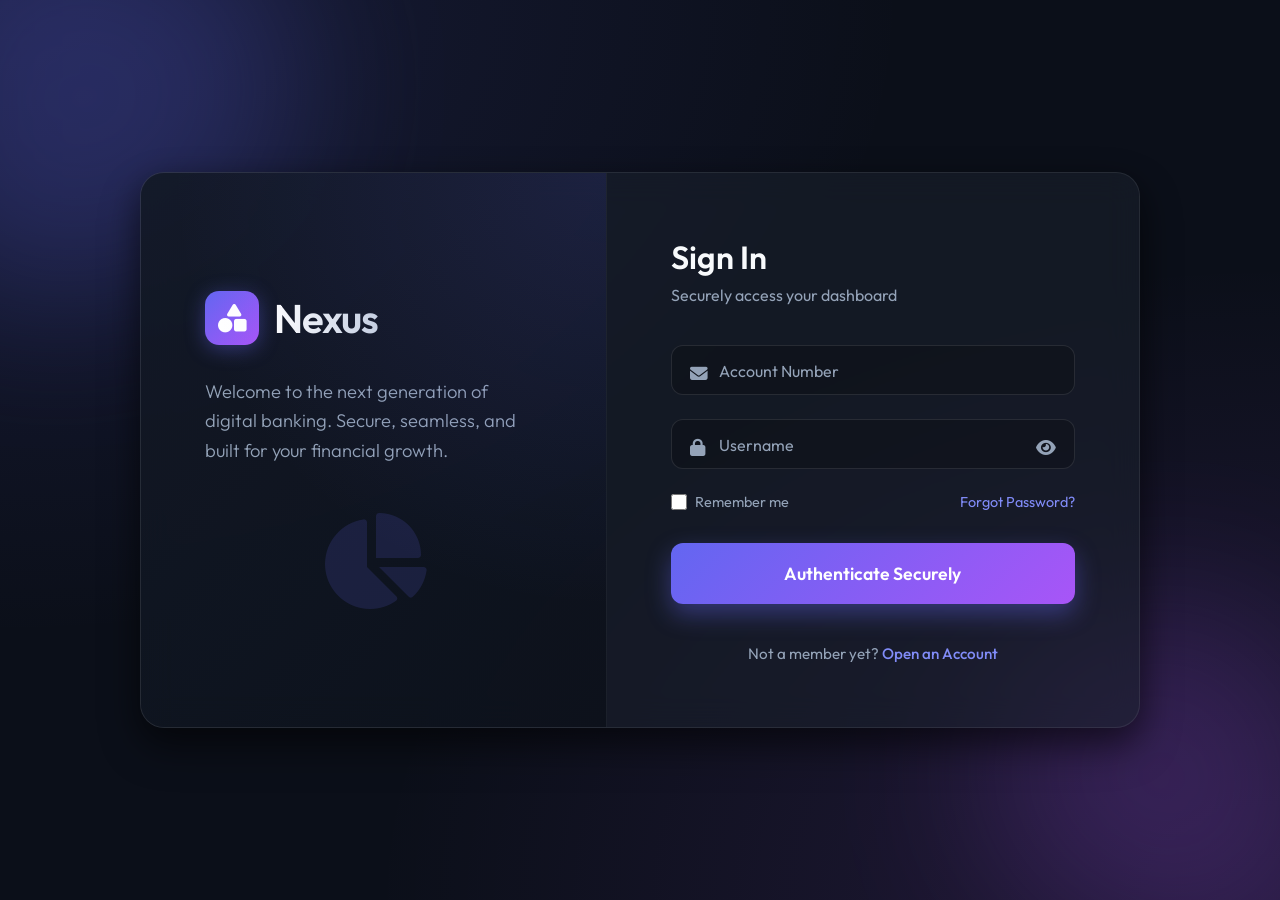
<file: Frontend/index.html>
<!DOCTYPE html>
<html lang="en">
<head>
    <meta charset="UTF-8">
    <meta name="viewport" content="width=device-width, initial-scale=1.0">
    <title>Nexus Fintech | Dashboard</title>
    <link rel="stylesheet" href="style.css">
    <link href="https://fonts.googleapis.com/css2?family=Outfit:wght@300;400;500;600;700&display=swap" rel="stylesheet">
    <link rel="stylesheet" href="https://cdnjs.cloudflare.com/ajax/libs/font-awesome/6.4.0/css/all.min.css">
</head>
<body>
    <div id="toast-container"></div>

    <aside id="sidebar">
        <div class="sidebar-header">
            <div class="logo-icon"><i class="fa-solid fa-shapes"></i></div>
            <h1>Nexus</h1>
        </div>
        <div class="nav-links">
            <div class="nav-item active" data-target="create-account">
                <i class="fa-solid fa-user-plus"></i> <span>Open Account</span>
            </div>
            <div class="nav-item" data-target="credit-debit">
                <i class="fa-solid fa-money-bill-transfer"></i> <span>Move Money</span>
            </div>
            <div class="nav-item" data-target="transfer">
                <i class="fa-solid fa-paper-plane"></i> <span>Send Funds</span>
            </div>
            <div class="nav-item" data-target="balance">
                <i class="fa-solid fa-wallet"></i> <span>Check Balance</span>
            </div>
            <div class="nav-item" data-target="statement">
                <i class="fa-solid fa-chart-line"></i> <span>Statements</span>
            </div>
            
            <!-- Separator space and Logout -->
            <a href="login.html" class="nav-item" style="margin-top: auto; color: var(--danger); text-decoration: none;">
                <i class="fa-solid fa-arrow-right-from-bracket"></i> <span>Sign Out</span>
            </a>
        </div>
    </aside>

    <div id="content-wrapper">
        <header id="top-navbar">
            <button id="mobile-menu-toggle"><i class="fa-solid fa-bars"></i></button>
            <div class="page-title">
                <h2 id="current-page-title">Open Account</h2>
                <span class="subtitle">Manage your wealth securely</span>
            </div>
            <div class="user-profile">
                <div class="user-info">
                    <span class="user-name">Welcome Back</span>
                    <span class="user-role">Premium Member</span>
                </div>
                <div class="avatar"><i class="fa-solid fa-user"></i></div>
            </div>
        </header>

        <main id="main-content">
            <!-- Create Account -->
            <section id="create-account" class="section active">
                <div class="glass-card form-container">
                    <div class="card-header">
                        <div class="icon-circle"><i class="fa-solid fa-user-shield"></i></div>
                        <h3>New Account Registration</h3>
                    </div>
                    <form id="createAccountForm">
                        <div class="form-row">
                            <div class="floating-group">
                                <input type="text" id="firstName" required placeholder=" ">
                                <label>First Name</label>
                            </div>
                            <div class="floating-group">
                                <input type="text" id="lastName" required placeholder=" ">
                                <label>Last Name</label>
                            </div>
                        </div>
                        <div class="form-row">
                            <div class="floating-group">
                                <select id="gender" required>
                                    <option value="" disabled selected></option>
                                    <option value="Male">Male</option>
                                    <option value="Female">Female</option>
                                    <option value="Other">Other</option>
                                </select>
                                <label class="select-label">Gender</label>
                                <i class="fa-solid fa-chevron-down select-icon"></i>
                            </div>
                            <div class="floating-group">
                                <input type="text" id="address" required placeholder=" ">
                                <label>Address</label>
                            </div>
                        </div>
                        <div class="floating-group">
                            <input type="email" id="email" required placeholder=" ">
                            <label>Email Address</label>
                        </div>
                        <div class="floating-group">
                            <input type="tel" id="phone" required placeholder=" ">
                            <label>Phone Number</label>
                        </div>
                        <button type="submit" class="gradient-btn">
                            <span class="btn-text">Create Account</span>
                            <div class="btn-loader"></div>
                        </button>
                    </form>
                </div>
            </section>

            <!-- Credit / Debit -->
            <section id="credit-debit" class="section">
                <div class="glass-card form-container">
                    <div class="card-header">
                        <div class="icon-circle"><i class="fa-solid fa-money-check-dollar"></i></div>
                        <h3>Deposit or Withdraw</h3>
                    </div>
                    <form id="creditDebitForm">
                        <div class="floating-group">
                            <select id="transactionType" required>
                                <option value="credit">Credit (Receive)</option>
                                <option value="debit">Debit (Withdraw)</option>
                            </select>
                            <label class="select-label">Transaction Type</label>
                            <i class="fa-solid fa-chevron-down select-icon"></i>
                        </div>
                        <div class="floating-group">
                            <input type="text" id="cdAccountNumber" required placeholder=" ">
                            <label>Account Number</label>
                        </div>
                        <div class="floating-group amount-group">
                            <span class="currency-symbol">$</span>
                            <input type="number" id="cdAmount" step="0.01" min="1" required placeholder=" ">
                            <label>Amount</label>
                        </div>
                        <button type="submit" class="gradient-btn">
                            <span class="btn-text">Process Transaction</span>
                            <div class="btn-loader"></div>
                        </button>
                    </form>
                </div>
            </section>

            <!-- Transfer -->
            <section id="transfer" class="section">
                <div class="glass-card form-container">
                    <div class="card-header">
                        <div class="icon-circle"><i class="fa-solid fa-arrow-right-arrow-left"></i></div>
                        <h3>Peer-to-Peer Transfer</h3>
                    </div>
                    <form id="transferForm">
                        <div class="floating-group">
                            <input type="text" id="sourceAccount" required placeholder=" ">
                            <label>From Account</label>
                        </div>
                        <div class="floating-group">
                            <input type="text" id="destAccount" required placeholder=" ">
                            <label>To Account</label>
                        </div>
                        <div class="floating-group amount-group">
                            <span class="currency-symbol">$</span>
                            <input type="number" id="transferAmount" step="0.01" min="1" required placeholder=" ">
                            <label>Transfer Amount</label>
                        </div>
                        <button type="submit" class="gradient-btn">
                            <span class="btn-text">Initiate Transfer</span>
                            <div class="btn-loader"></div>
                        </button>
                    </form>
                </div>
            </section>

            <!-- Balance -->
            <section id="balance" class="section">
                <div class="glass-card form-container text-center">
                    <div class="card-header center-header">
                        <div class="icon-circle large"><i class="fa-solid fa-scale-balanced"></i></div>
                        <h3>Balance Overview</h3>
                    </div>
                    <form id="balanceForm">
                        <div class="floating-group">
                            <input type="text" id="balAccountNumber" required placeholder=" ">
                            <label>Account Number</label>
                        </div>
                        <button type="submit" class="gradient-btn">
                            <span class="btn-text">Check Balance</span>
                            <div class="btn-loader"></div>
                        </button>
                    </form>
                    <div id="balanceDisplay" class="balance-display hidden">
                        <p class="balance-label">Available Balance</p>
                        <h2 class="balance-amount">$<span id="balAmountTxt">0.00</span></h2>
                    </div>
                </div>
            </section>

            <!-- Statement -->
            <section id="statement" class="section">
                <div class="glass-card statement-card">
                    <div class="card-header flex-header">
                        <div>
                            <h3>Transaction History</h3>
                            <p class="subtitle">Filter records by date range</p>
                        </div>
                        <div class="icon-circle"><i class="fa-solid fa-file-invoice"></i></div>
                    </div>
                    
                    <form id="statementForm" class="filter-bar">
                        <div class="floating-group filter-input">
                            <input type="text" id="stmtAccountNumber" required placeholder=" ">
                            <label>Account</label>
                        </div>
                        <div class="floating-group filter-input">
                            <input type="date" id="startDate" required placeholder=" ">
                            <label>From</label>
                        </div>
                        <div class="floating-group filter-input">
                            <input type="date" id="endDate" required placeholder=" ">
                            <label>To</label>
                        </div>
                        <button type="submit" class="gradient-btn small-btn">
                            <i class="fa-solid fa-magnifying-glass btn-text"></i>
                            <div class="btn-loader"></div>
                        </button>
                    </form>
                    
                    <div class="table-container">
                        <div id="emptyState" class="empty-state">
                            <div class="empty-icon"><i class="fa-solid fa-receipt"></i></div>
                            <h4>No Transactions Found</h4>
                            <p>Try adjusting your search criteria or date range.</p>
                        </div>

                        <table id="statementTable" class="hidden">
                            <thead>
                                <tr>
                                    <th>Date</th>
                                    <th>Type</th>
                                    <th>Amount</th>
                                    <th>Status</th>
                                </tr>
                            </thead>
                            <tbody id="statementTableBody">
                            </tbody>
                        </table>
                    </div>
                </div>
            </section>
        </main>
    </div>

    <script src="script.js"></script>
</body>
</html>
</file>
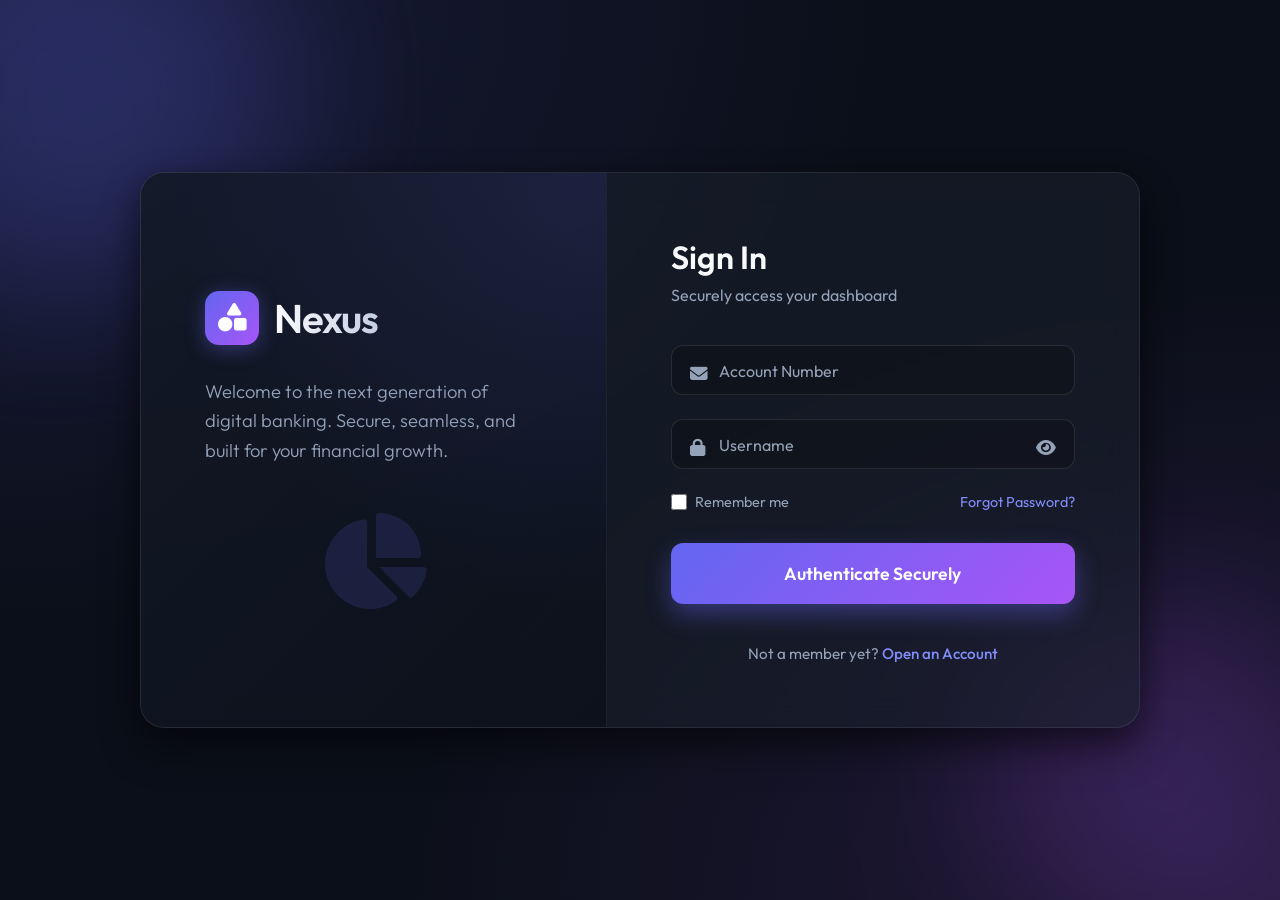
<file: Frontend/login.html>
<!doctype html>
<html lang="en">
  <head>
    <meta charset="UTF-8" />
    <meta name="viewport" content="width=device-width, initial-scale=1.0" />
    <title>Nexus Fintech | Login</title>
    <link rel="stylesheet" href="style.css" />
    <link
      href="https://fonts.googleapis.com/css2?family=Outfit:wght@300;400;500;600;700&display=swap"
      rel="stylesheet"
    />
    <link
      rel="stylesheet"
      href="https://cdnjs.cloudflare.com/ajax/libs/font-awesome/6.4.0/css/all.min.css"
    />
    <style>
      /* Login Specific Overrides and Layouts */
      .login-page {
        display: flex;
        align-items: center;
        justify-content: center;
        min-height: 100vh;
        width: 100%;
        padding: 2rem;
        position: relative;
        overflow: hidden;
      }

      /* Abstract Background Blobs */
      .blob {
        position: absolute;
        filter: blur(80px);
        z-index: 0;
        opacity: 0.6;
        animation: floatBlob 10s infinite alternate ease-in-out;
      }
      .blob-1 {
        width: 400px;
        height: 400px;
        background: rgba(99, 102, 241, 0.4);
        top: -100px;
        left: -100px;
        border-radius: 40% 60% 70% 30% / 40% 50% 60% 50%;
      }
      .blob-2 {
        width: 350px;
        height: 350px;
        background: rgba(168, 85, 247, 0.3);
        bottom: -50px;
        right: -50px;
        border-radius: 60% 40% 30% 70% / 50% 60% 40% 50%;
        animation-duration: 12s;
        animation-direction: alternate-reverse;
      }
      @keyframes floatBlob {
        0% {
          transform: translateY(0) scale(1) rotate(0deg);
        }
        100% {
          transform: translateY(-30px) scale(1.1) rotate(10deg);
        }
      }

      /* Split Layout Container */
      .login-container {
        display: flex;
        width: 100%;
        max-width: 1000px;
        background: var(--glass-bg);
        backdrop-filter: blur(16px);
        -webkit-backdrop-filter: blur(16px);
        border: 1px solid var(--glass-border);
        border-radius: 1.5rem;
        box-shadow:
          var(--shadow-soft),
          0 20px 40px rgba(0, 0, 0, 0.4);
        z-index: 10;
        overflow: hidden;
        animation: loginCardFadeIn 0.8s cubic-bezier(0.16, 1, 0.3, 1) forwards;
        opacity: 0;
        transform: translateY(30px) scale(0.98);
      }

      @keyframes loginCardFadeIn {
        to {
          opacity: 1;
          transform: translateY(0) scale(1);
        }
      }

      /* Left Side: Branding */
      .login-left {
        flex: 1;
        background: linear-gradient(
          135deg,
          rgba(18, 24, 38, 0.8),
          rgba(11, 15, 25, 0.8)
        );
        padding: 4rem;
        display: flex;
        flex-direction: column;
        justify-content: center;
        border-right: 1px solid rgba(255, 255, 255, 0.05);
        position: relative;
      }

      .login-left::before {
        content: "";
        position: absolute;
        inset: 0;
        background-image: radial-gradient(
          circle at top right,
          rgba(99, 102, 241, 0.15),
          transparent 60%
        );
        pointer-events: none;
      }

      .brand-header {
        display: flex;
        align-items: center;
        gap: 15px;
        margin-bottom: 2rem;
      }

      .brand-header h1 {
        font-size: 2.5rem;
        letter-spacing: -0.03em;
        background: linear-gradient(to right, #fff, #cbd5e1);
        background-clip: text;
        -webkit-background-clip: text;
        -webkit-text-fill-color: transparent;
      }

      .brand-icon {
        width: 54px;
        height: 54px;
        border-radius: 14px;
        background: var(--accent-gradient);
        display: flex;
        align-items: center;
        justify-content: center;
        font-size: 1.8rem;
        color: #fff;
        box-shadow: 0 4px 20px rgba(99, 102, 241, 0.4);
      }

      .login-left p {
        color: var(--text-secondary);
        font-size: 1.15rem;
        line-height: 1.6;
        font-weight: 300;
      }

      .fintech-illustration {
        margin-top: 3rem;
        width: 100%;
        opacity: 0.8;
        /* Placeholder for an actual SVG illustration */
        display: flex;
        align-items: center;
        justify-content: center;
        font-size: 6rem;
        color: rgba(99, 102, 241, 0.2);
        animation: floatBlob 6s infinite alternate ease-in-out;
      }

      /* Right Side: Form */
      .login-right {
        flex: 1.2;
        padding: 4rem;
        display: flex;
        flex-direction: column;
        justify-content: center;
      }

      .login-right h2 {
        font-size: 2rem;
        margin-bottom: 0.5rem;
      }

      .login-subtitle {
        color: var(--text-secondary);
        margin-bottom: 2.5rem;
        font-size: 1rem;
      }

      /* Input with Icons */
      .floating-group.icon-input input {
        padding-left: 3rem; /* Space for icon */
      }
      .floating-group.icon-input label {
        left: 3rem;
      }
      .floating-group.icon-input > i:not(.toggle-password) {
        position: absolute;
        left: 1.2rem;
        top: 1.25rem;
        color: var(--text-secondary);
        font-size: 1.1rem;
        pointer-events: none;
        transition: color 0.3s ease;
      }
      .floating-group.icon-input input:focus ~ i:not(.toggle-password) {
        color: var(--primary);
      }

      /* Password Toggle */
      .toggle-password {
        position: absolute;
        right: 1.2rem;
        top: 1.25rem;
        color: var(--text-secondary);
        cursor: pointer;
        transition: color 0.2s ease;
        font-size: 1.1rem;
      }
      .toggle-password:hover {
        color: #fff;
      }

      /* Security Elements (Remember me / Forgot) */
      .form-options {
        display: flex;
        justify-content: space-between;
        align-items: center;
        margin-bottom: 2rem;
        font-size: 0.9rem;
      }

      .checkbox-container {
        display: flex;
        align-items: center;
        gap: 8px;
        color: var(--text-secondary);
        cursor: pointer;
        user-select: none;
      }

      .checkbox-container input {
        cursor: pointer;
        width: 16px;
        height: 16px;
        accent-color: var(--primary);
        background: rgba(0, 0, 0, 0.3);
        border: 1px solid rgba(255, 255, 255, 0.1);
      }

      .forgot-link {
        color: #818cf8;
        text-decoration: none;
        transition: color 0.2s ease;
      }
      .forgot-link:hover {
        color: #c084fc;
      }

      .btn-large {
        padding: 1.2rem;
        font-size: 1.1rem;
        margin-top: 0;
        box-shadow: 0 10px 25px rgba(99, 102, 241, 0.4);
      }

      .form-footer {
        margin-top: 2.5rem;
        text-align: center;
        font-size: 0.95rem;
        color: var(--text-secondary);
      }
      .form-footer a {
        color: #818cf8;
        text-decoration: none;
        font-weight: 500;
        transition: color 0.3s ease;
      }
      .form-footer a:hover {
        color: #c084fc;
      }

      /* Responsive Breakpoints */
      @media (max-width: 900px) {
        .login-container {
          flex-direction: column;
          max-width: 500px;
        }
        .login-left {
          padding: 3rem;
          display: none; /* Hide branding on mobile for compactness, or keep minimal */
        }
        .login-right {
          padding: 3rem;
        }
      }
      @media (max-width: 500px) {
        .login-right {
          padding: 2rem 1.5rem;
        }
      }
    </style>
  </head>
  <body>
    <div id="toast-container"></div>

    <div class="login-page">
      <!-- Background elements -->
      <div class="blob blob-1"></div>
      <div class="blob blob-2"></div>

      <div class="login-container">
        <!-- Left Branding Side -->
        <div class="login-left">
          <div class="brand-header">
            <div class="brand-icon"><i class="fa-solid fa-shapes"></i></div>
            <h1>Nexus</h1>
          </div>
          <p>
            Welcome to the next generation of digital banking. Secure, seamless,
            and built for your financial growth.
          </p>

          <div class="fintech-illustration">
            <i class="fa-solid fa-chart-pie"></i>
          </div>
        </div>

        <!-- Right Form Side -->
        <div class="login-right">
          <h2>Sign In</h2>
          <p class="login-subtitle">Securely access your dashboard</p>

          <form id="loginForm" novalidate>
            <div class="floating-group icon-input">
              <input type="text" id="accountNumber" required placeholder=" " />
              <label>Account Number</label>
              <i class="fa-solid fa-envelope"></i>
            </div>

            <div class="floating-group icon-input">
              <input type="text" id="username" required placeholder=" " />
              <label>Username</label>
              <i class="fa-solid fa-lock"></i>
              <i
                class="fa-solid fa-eye toggle-password"
                id="togglePasswordBtn"
              ></i>
            </div>

            <div class="form-options">
              <label class="checkbox-container">
                <input type="checkbox" id="rememberMe" />
                <span>Remember me</span>
              </label>
              <a href="#" class="forgot-link">Forgot Password?</a>
            </div>

            <button type="submit" class="gradient-btn btn-large" id="loginBtn">
              <span class="btn-text">Authenticate Securely</span>
              <div class="btn-loader"></div>
            </button>
          </form>

          <div class="form-footer">
            Not a member yet?
            <a href="index.html#create-account">Open an Account</a>
          </div>
        </div>
      </div>
    </div>

    <script src="login.js"></script>
  </body>
</html>
</file>
<file: Frontend/style.css>
@import url('https://fonts.googleapis.com/css2?family=Outfit:wght@300;400;500;600;700&display=swap');

:root {
  --primary-bg: #0b0f19;
  --secondary-bg: #121826;
  --glass-bg: rgba(26, 32, 44, 0.6);
  --glass-border: rgba(255, 255, 255, 0.08);
  --text-primary: #f8fafc;
  --text-secondary: #94a3b8;
  --accent-gradient: linear-gradient(135deg, #6366f1 0%, #a855f7 100%);
  --accent-hover: linear-gradient(135deg, #4f46e5 0%, #9333ea 100%);
  --success: #10b981;
  --danger: #ef4444;
  --shadow-soft: 0 8px 32px 0 rgba(0, 0, 0, 0.3);
  --radius-lg: 1.25rem;
  --radius-md: 0.75rem;
}

* {
  box-sizing: border-box;
  margin: 0;
  padding: 0;
}

body {
  font-family: 'Outfit', sans-serif;
  background-color: var(--primary-bg);
  background-image: 
    radial-gradient(at 0% 0%, rgba(99, 102, 241, 0.15) 0px, transparent 50%),
    radial-gradient(at 100% 100%, rgba(168, 85, 247, 0.15) 0px, transparent 50%);
  color: var(--text-primary);
  display: flex;
  height: 100vh;
  overflow: hidden;
  animation: fadeIn 0.8s ease-out;
}

@keyframes fadeIn {
  from { opacity: 0; }
  to { opacity: 1; }
}

/* Typography & Utilities */
h1, h2, h3, h4 { color: var(--text-primary); font-weight: 600; }
.subtitle { color: var(--text-secondary); font-size: 0.9rem; font-weight: 300; }
.hidden { display: none !important; }

/* ---------------- Layout ---------------- */

#sidebar {
  width: 280px;
  background-color: var(--secondary-bg);
  border-right: 1px solid var(--glass-border);
  display: flex;
  flex-direction: column;
  z-index: 50;
  transition: transform 0.3s ease;
}

.sidebar-header {
  padding: 2rem 1.5rem;
  display: flex;
  align-items: center;
  gap: 12px;
}

.logo-icon {
  width: 36px;
  height: 36px;
  border-radius: 10px;
  background: var(--accent-gradient);
  display: flex;
  align-items: center;
  justify-content: center;
  font-size: 1.2rem;
  box-shadow: 0 4px 15px rgba(99, 102, 241, 0.4);
}

.sidebar-header h1 {
  font-size: 1.8rem;
  letter-spacing: -0.03em;
}

.nav-links {
  padding: 0 1rem 1rem;
  flex: 1;
  display: flex;
  flex-direction: column;
}

.nav-item {
  padding: 1rem 1.25rem;
  margin-bottom: 0.5rem;
  border-radius: var(--radius-md);
  cursor: pointer;
  display: flex;
  align-items: center;
  gap: 15px;
  color: var(--text-secondary);
  font-weight: 500;
  transition: all 0.3s ease;
  position: relative;
  overflow: hidden;
}

.nav-item::before {
  content: '';
  position: absolute;
  left: 0; top: 0; height: 100%; width: 4px;
  background: var(--accent-gradient);
  opacity: 0;
  transform: scaleY(0);
  transition: all 0.3s ease;
}

.nav-item:hover, .nav-item.active {
  color: var(--text-primary);
  background-color: rgba(255, 255, 255, 0.03);
}

.nav-item.active::before {
  opacity: 1;
  transform: scaleY(1);
}

.nav-item i {
  font-size: 1.2rem;
  width: 24px;
  text-align: center;
}

#content-wrapper {
  flex: 1;
  display: flex;
  flex-direction: column;
  overflow: hidden;
}

/* ---------------- Top Navbar ---------------- */

#top-navbar {
  height: 80px;
  padding: 0 2rem;
  display: flex;
  align-items: center;
  justify-content: space-between;
  border-bottom: 1px solid var(--glass-border);
  background: rgba(18, 24, 38, 0.8);
  backdrop-filter: blur(10px);
  z-index: 40;
}

#mobile-menu-toggle {
  display: none;
  background: none;
  border: none;
  color: var(--text-primary);
  font-size: 1.5rem;
  cursor: pointer;
}

.page-title h2 {
  font-size: 1.4rem;
  margin-bottom: 0.2rem;
}

.user-profile {
  display: flex;
  align-items: center;
  gap: 15px;
}

.user-info {
  display: flex;
  flex-direction: column;
  align-items: flex-end;
}

.user-name { font-weight: 600; font-size: 0.95rem; }
.user-role { color: var(--text-secondary); font-size: 0.8rem; }

.avatar {
  width: 42px; height: 42px;
  border-radius: 50%;
  background: var(--secondary-bg);
  border: 2px solid rgba(168, 85, 247, 0.5);
  display: flex;
  align-items: center;
  justify-content: center;
  font-size: 1.2rem;
}

/* ---------------- Main Content ---------------- */

#main-content {
  flex: 1;
  padding: 2.5rem;
  overflow-y: auto;
  position: relative;
}

.section {
  display: none;
  animation: slideUp 0.5s cubic-bezier(0.16, 1, 0.3, 1) forwards;
}

.section.active { display: block; }

@keyframes slideUp {
  from { opacity: 0; transform: translateY(20px); }
  to { opacity: 1; transform: translateY(0); }
}

/* ---------------- Cards & UI Elements ---------------- */

.glass-card {
  background: var(--glass-bg);
  backdrop-filter: blur(12px);
  -webkit-backdrop-filter: blur(12px);
  border: 1px solid var(--glass-border);
  border-radius: var(--radius-lg);
  padding: 2.5rem;
  box-shadow: var(--shadow-soft);
}

.form-container {
  max-width: 550px;
  margin: 0 auto;
}

.card-header {
  display: flex;
  align-items: center;
  gap: 15px;
  margin-bottom: 2rem;
  padding-bottom: 1.5rem;
  border-bottom: 1px solid rgba(255, 255, 255, 0.05);
}

.center-header { flex-direction: column; text-align: center; gap: 10px; border-bottom: none; }
.flex-header { justify-content: space-between; border-bottom: none; padding-bottom: 0; }

.icon-circle {
  width: 48px; height: 48px;
  border-radius: 12px;
  background: rgba(99, 102, 241, 0.1);
  color: #818cf8;
  display: flex;
  align-items: center;
  justify-content: center;
  font-size: 1.4rem;
}

.icon-circle.large {
  width: 64px; height: 64px;
  border-radius: 16px;
  font-size: 2rem;
}

/* ---------------- Floating Label Forms ---------------- */

.form-row { display: flex; gap: 1.5rem; }
.form-row .floating-group { flex: 1; }

.floating-group {
  position: relative;
  margin-bottom: 1.5rem;
}

.floating-group input, .floating-group select {
  width: 100%;
  padding: 1.25rem 1rem 0.5rem;
  background: rgba(0, 0, 0, 0.2);
  border: 1px solid rgba(255, 255, 255, 0.1);
  border-radius: var(--radius-md);
  color: var(--text-primary);
  font-family: inherit;
  font-size: 1rem;
  transition: all 0.3s ease;
  outline: none;
  -webkit-appearance: none;
  appearance: none;
}

.floating-group label {
  position: absolute;
  left: 1rem;
  top: 1rem;
  color: var(--text-secondary);
  font-size: 1rem;
  pointer-events: none;
  transition: all 0.2s ease-out;
}

.floating-group input:focus, 
.floating-group input:not(:placeholder-shown),
.floating-group select:focus, 
.floating-group select:valid {
  border-color: rgba(168, 85, 247, 0.5);
  box-shadow: 0 0 0 3px rgba(168, 85, 247, 0.1);
  background: rgba(0, 0, 0, 0.3);
}

.floating-group input:focus ~ label,
.floating-group input:not(:placeholder-shown) ~ label,
.floating-group select:focus ~ label,
.floating-group select:valid ~ label,
.floating-group .select-label {
  top: 0.4rem;
  font-size: 0.75rem;
  color: #a855f7;
  font-weight: 500;
}

/* Select specific tweaks */
.floating-group select { padding-top: 1.25rem; cursor: pointer; }
.floating-group select option { background: var(--secondary-bg); color: #fff; }
.select-icon {
  position: absolute; right: 1rem; top: 1.2rem;
  color: var(--text-secondary); pointer-events: none;
}

/* Amount field tweak */
.amount-group .currency-symbol {
  position: absolute;
  left: 1rem; top: 1rem;
  color: var(--text-primary);
  font-size: 1.1rem;
  font-weight: 500;
  display: none;
}
.amount-group input:focus ~ .currency-symbol,
.amount-group input:not(:placeholder-shown) ~ .currency-symbol {
  display: block;
  top: 1.1rem;
}
.amount-group input:focus, .amount-group input:not(:placeholder-shown) {
  padding-left: 2rem;
}

/* ---------------- Buttons ---------------- */

.gradient-btn {
  background: var(--accent-gradient);
  color: white;
  border: none;
  padding: 1rem 1.5rem;
  border-radius: var(--radius-md);
  font-family: inherit;
  font-size: 1rem;
  font-weight: 600;
  cursor: pointer;
  width: 100%;
  margin-top: 1rem;
  transition: all 0.3s ease;
  position: relative;
  display: flex;
  align-items: center;
  justify-content: center;
  box-shadow: 0 4px 15px rgba(99, 102, 241, 0.3);
}

.gradient-btn:hover {
  background: var(--accent-hover);
  transform: translateY(-2px);
  box-shadow: 0 8px 25px rgba(99, 102, 241, 0.4);
}

.gradient-btn:active { transform: translateY(0); }
.gradient-btn:disabled { opacity: 0.7; cursor: not-allowed; transform: none; box-shadow: none; }

.btn-loader {
  display: none;
  width: 20px; height: 20px;
  border: 3px solid rgba(255,255,255,0.3);
  border-top-color: white;
  border-radius: 50%;
  animation: spinner 0.6s linear infinite;
}

@keyframes spinner { to { transform: rotate(360deg); } }

.gradient-btn.loading .btn-text { display: none; }
.gradient-btn.loading .btn-loader { display: block; }

/* ---------------- Layout specific parts ---------------- */

/* Balance display */
.balance-display {
  margin-top: 2rem;
  padding: 2rem;
  background: rgba(0, 0, 0, 0.2);
  border-radius: var(--radius-lg);
  border: 1px solid rgba(255, 255, 255, 0.05);
  animation: popIn 0.5s cubic-bezier(0.16, 1, 0.3, 1);
}

.balance-label { color: var(--text-secondary); font-size: 0.9rem; margin-bottom: 0.5rem; }
.balance-amount { font-size: 2.5rem; color: #fff; background: var(--accent-gradient); background-clip: text; -webkit-background-clip: text; -webkit-text-fill-color: transparent; }

/* Statement Table */
.statement-card { max-width: 900px; margin: 0 auto; }

.filter-bar {
  display: flex;
  gap: 1rem;
  margin-top: 2rem;
  margin-bottom: 2rem;
}

.filter-input { margin-bottom: 0; flex: 1; }
.small-btn { width: 60px; margin-top: 0; font-size: 1.2rem; }

.table-container {
  background: rgba(0, 0, 0, 0.2);
  border-radius: var(--radius-md);
  border: 1px solid rgba(255, 255, 255, 0.05);
  overflow: hidden;
}

table { width: 100%; border-collapse: collapse; text-align: left; }
th, td { padding: 1.25rem 1.5rem; }
th {
  font-weight: 500;
  color: var(--text-secondary);
  font-size: 0.85rem;
  text-transform: uppercase;
  letter-spacing: 0.05em;
  border-bottom: 1px solid rgba(255, 255, 255, 0.05);
}
td {
  font-size: 0.95rem;
  border-bottom: 1px solid rgba(255, 255, 255, 0.03);
  font-weight: 300;
}
tr:last-child td { border-bottom: none; }
tbody tr { transition: background 0.2s; }
tbody tr:hover { background: rgba(255, 255, 255, 0.02); }

#statementTableBody tr {
  animation: slideUp 0.4s ease forwards;
  opacity: 0;
}
#statementTableBody tr:nth-child(1) { animation-delay: 0.05s; }
#statementTableBody tr:nth-child(2) { animation-delay: 0.1s; }
#statementTableBody tr:nth-child(3) { animation-delay: 0.15s; }
#statementTableBody tr:nth-child(4) { animation-delay: 0.2s; }
#statementTableBody tr:nth-child(5) { animation-delay: 0.25s; }

/* Empty state */
.empty-state {
  padding: 4rem 2rem;
  text-align: center;
  color: var(--text-secondary);
}
.empty-icon {
  font-size: 3rem;
  color: rgba(255,255,255,0.1);
  margin-bottom: 1rem;
}
.empty-state h4 { color: var(--text-primary); font-size: 1.2rem; margin-bottom: 0.5rem; }
.empty-state p { font-weight: 300; }

/* ---------------- Toast Notifications ---------------- */

#toast-container {
  position: fixed;
  bottom: 2rem; right: 2rem;
  z-index: 9999;
  display: flex;
  flex-direction: column;
  gap: 1rem;
}

.toast {
  min-width: 300px;
  background: var(--glass-bg);
  backdrop-filter: blur(10px);
  border: 1px solid rgba(255,255,255,0.1);
  border-left: 4px solid var(--accent-gradient);
  padding: 1.2rem 1.5rem;
  border-radius: var(--radius-md);
  box-shadow: 0 10px 30px rgba(0,0,0,0.5);
  display: flex;
  align-items: center;
  gap: 12px;
  animation: toastSlideIn 0.4s cubic-bezier(0.16, 1, 0.3, 1) forwards;
}

.toast.toast-success { border-left-color: var(--success); }
.toast.toast-error { border-left-color: var(--danger); }

.toast-icon { font-size: 1.2rem; }
.toast-success .toast-icon { color: var(--success); }
.toast-error .toast-icon { color: var(--danger); }

.toast-content { flex: 1; font-size: 0.95rem; font-weight: 400; }

@keyframes toastSlideIn {
  from { opacity: 0; transform: translateX(100px); }
  to { opacity: 1; transform: translateX(0); }
}

@keyframes toastSlideOut {
  from { opacity: 1; transform: translateX(0); }
  to { opacity: 0; transform: translateX(100px); }
}

/* ---------------- Responsive ---------------- */

@media (max-width: 900px) {
  #sidebar {
    position: fixed;
    transform: translateX(-100%);
    height: 100vh;
  }
  #sidebar.open { transform: translateX(0); }
  #mobile-menu-toggle { display: block; }
  .user-profile .user-info { display: none; }
  .filter-bar { flex-direction: column; }
  .small-btn { width: 100%; }
}

@media (max-width: 600px) {
  #main-content { padding: 1.5rem; }
  .glass-card { padding: 1.5rem; }
  .form-row { flex-direction: column; gap: 0; }
}
/* ---------------- Transaction Status Badges ---------------- */
.status-badge {
  padding: 4px 10px;
  border-radius: 20px;
  font-size: 0.75rem;
  font-weight: 600;
  text-transform: uppercase;
  letter-spacing: 0.02em;
}

.status-badge.success {
  background: rgba(16, 185, 129, 0.15);
  color: #10b981;
}

.status-badge.failed, .status-badge.error {
  background: rgba(239, 68, 68, 0.15);
  color: #ef4444;
}

.status-badge.pending {
  background: rgba(245, 158, 11, 0.15);
  color: #f59e0b;
}

.text-success { color: var(--success) !important; }
.text-danger { color: var(--danger) !important; }

/* ---------------- Additional Layout Polish ---------------- */
.user-profile {
  cursor: default;
  padding: 5px 15px;
  border-radius: 30px;
  transition: background 0.3s ease;
}

.user-profile:hover {
  background: rgba(255, 255, 255, 0.05);
}

.avatar i {
  color: #a855f7;
}

/* Fix for mobile menu toggle accessibility */
#mobile-menu-toggle:focus {
  outline: none;
}

/* Smooth scroll for main content */
#main-content {
  scroll-behavior: smooth;
}

/* Custom Scrollbar */
#main-content::-webkit-scrollbar {
  width: 6px;
}

#main-content::-webkit-scrollbar-track {
  background: transparent;
}

#main-content::-webkit-scrollbar-thumb {
  background: rgba(255, 255, 255, 0.1);
  border-radius: 10px;
}

#main-content::-webkit-scrollbar-thumb:hover {
  background: rgba(255, 255, 255, 0.2);
}
</file>
